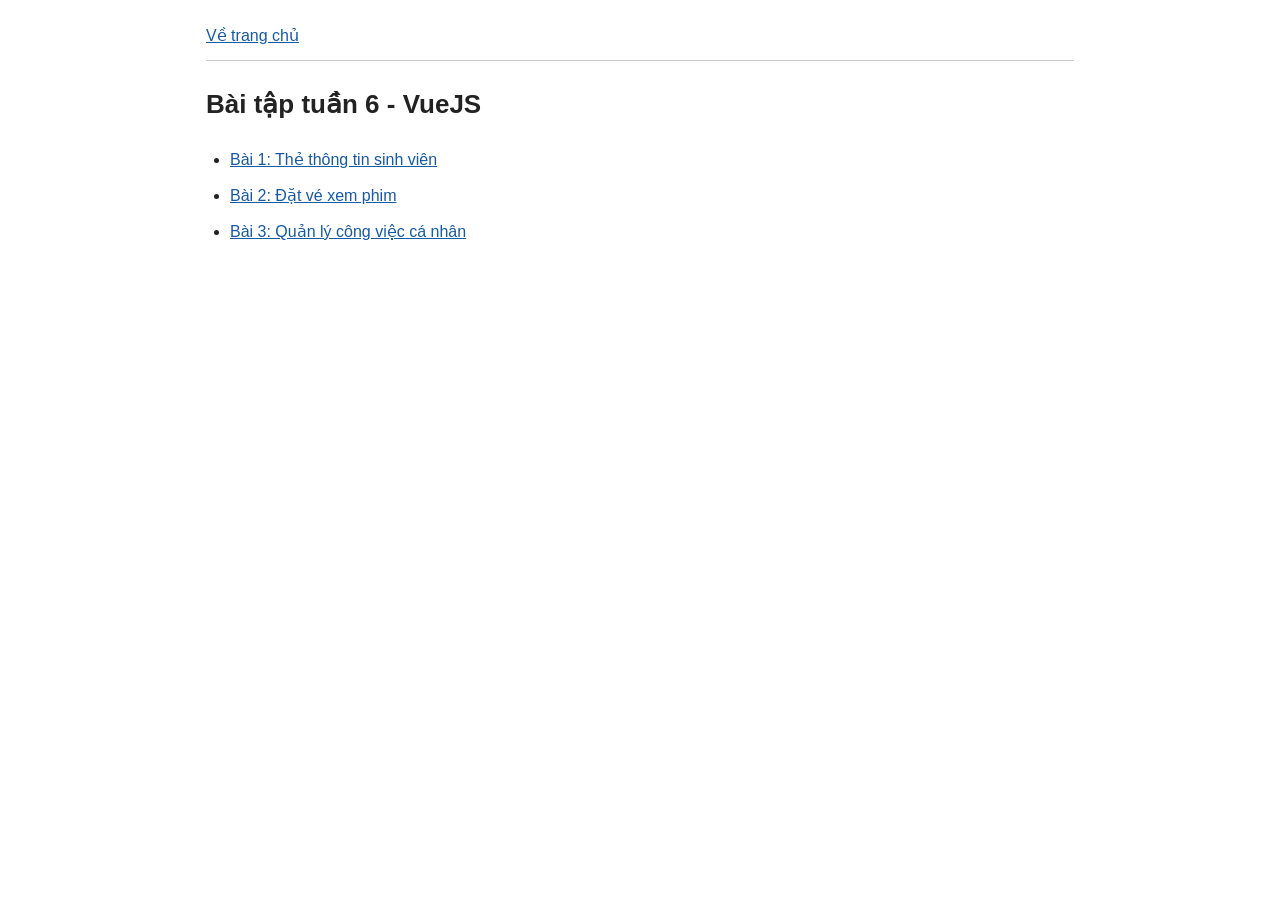
<file: tuan_06/index.html>
<!DOCTYPE html>
<html lang="vi">
<head>
  <meta charset="UTF-8">
  <meta name="viewport" content="width=device-width, initial-scale=1">
  <title>Bài tập tuần 6 - VueJS</title>
  <link rel="stylesheet" href="assets/style.css">
</head>
<body>
  <header class="site-header"><a href="../">Về trang chủ</a></header>
  <main>
    <h1>Bài tập tuần 6 - VueJS</h1>
    <ul class="exercise-list">
      <li><a href="bai_1.html">Bài 1: Thẻ thông tin sinh viên</a></li>
      <li><a href="bai_2.html">Bài 2: Đặt vé xem phim</a></li>
      <li><a href="bai_3.html">Bài 3: Quản lý công việc cá nhân</a></li>
    </ul>
  </main>
</body>
</html>
</file>
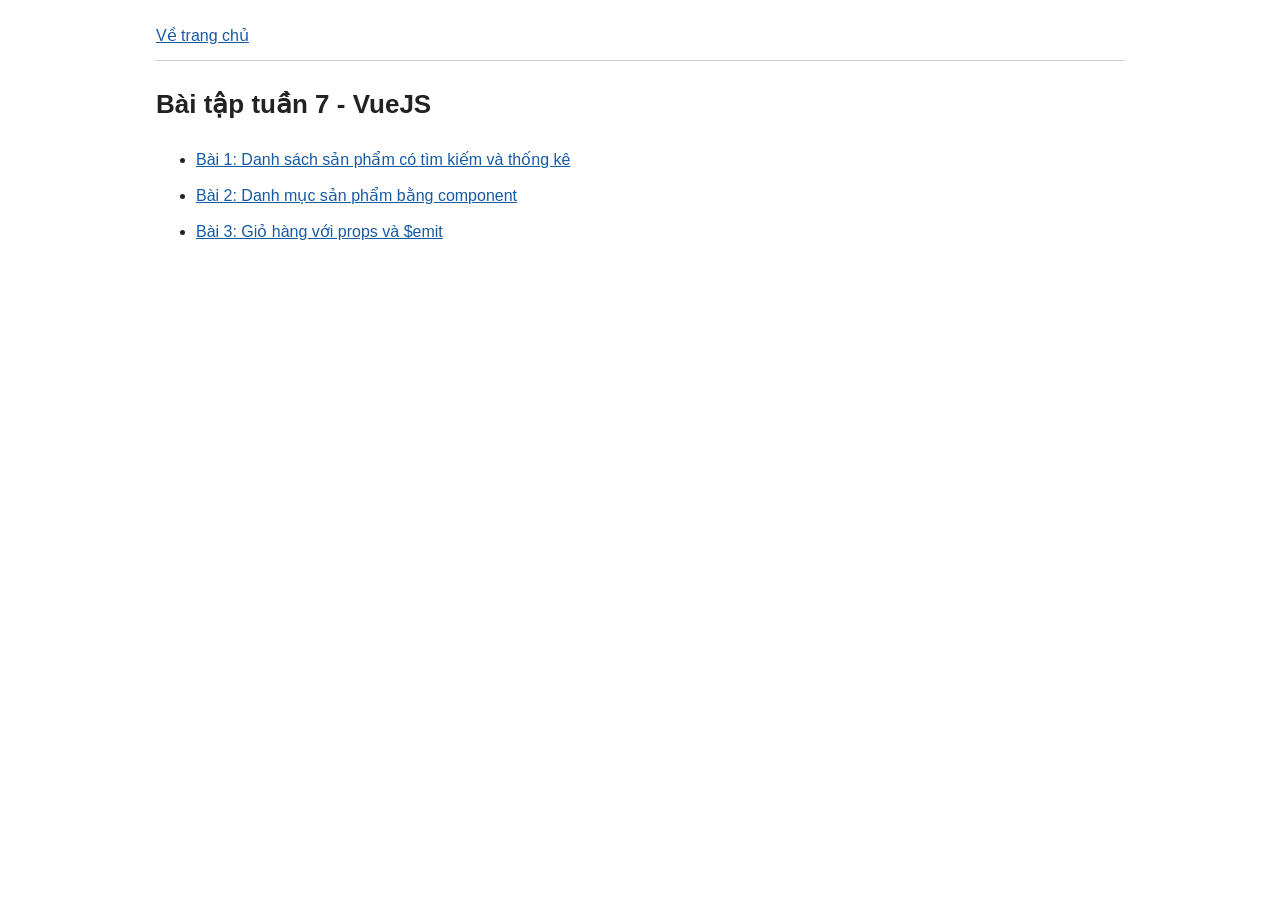
<file: tuan_07/index.html>
<!DOCTYPE html>
<html lang="vi">
<head>
  <meta charset="UTF-8">
  <meta name="viewport" content="width=device-width, initial-scale=1">
  <title>Bài tập tuần 7 - VueJS</title>
  <link rel="stylesheet" href="assets/style.css">
</head>
<body>
  <header><a href="../">Về trang chủ</a></header>
  <main>
    <h1>Bài tập tuần 7 - VueJS</h1>
    <ul class="exercise-list">
      <li><a href="bai_1.html">Bài 1: Danh sách sản phẩm có tìm kiếm và thống kê</a></li>
      <li><a href="bai_2.html">Bài 2: Danh mục sản phẩm bằng component</a></li>
      <li><a href="bai_3.html">Bài 3: Giỏ hàng với props và $emit</a></li>
    </ul>
  </main>
</body>
</html>
</file>
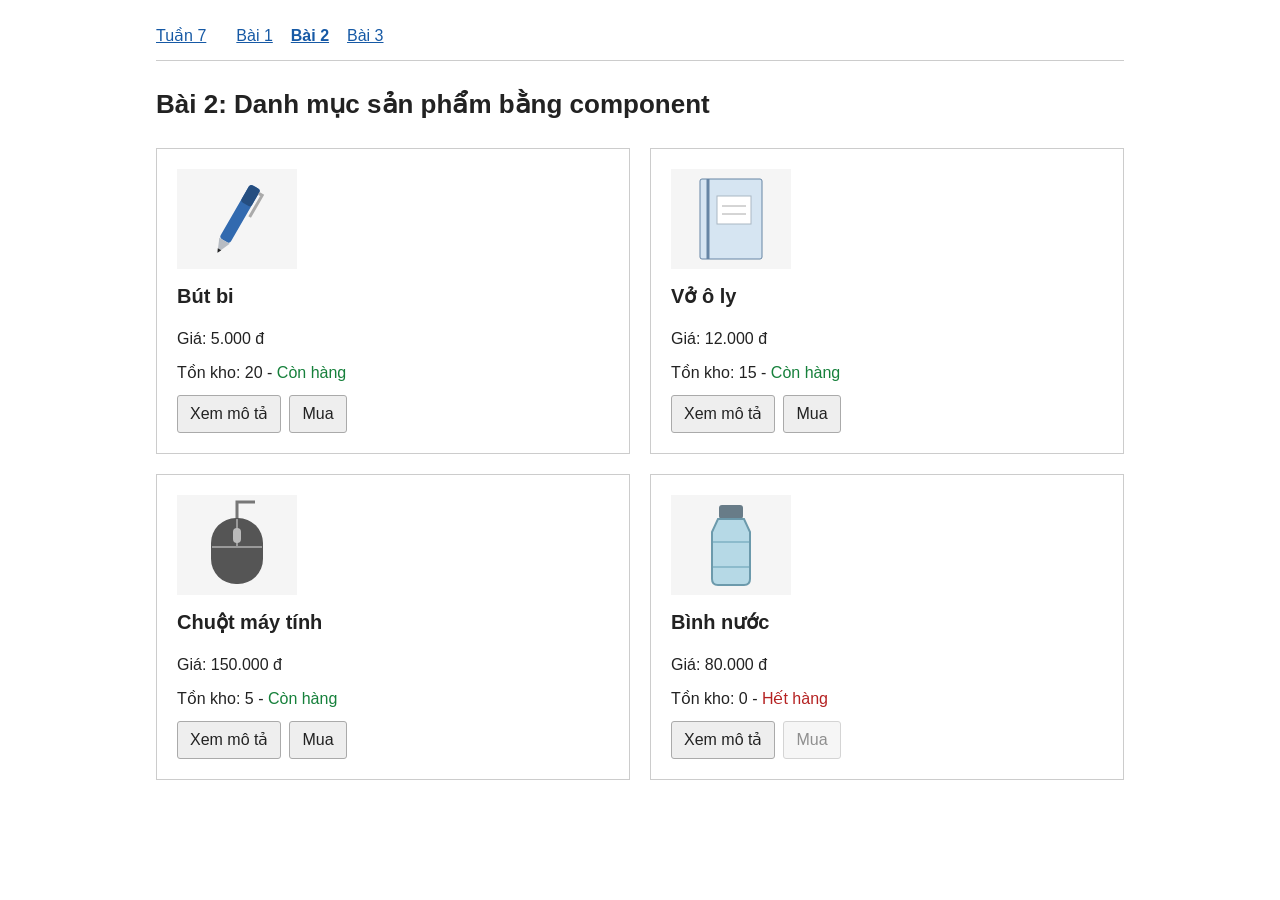
<file: tuan_07/bai_2.html>
<!DOCTYPE html>
<html lang="vi">
<head>
  <meta charset="UTF-8">
  <meta name="viewport" content="width=device-width, initial-scale=1">
  <title>Bài 2 - Danh mục sản phẩm bằng component</title>
  <link rel="stylesheet" href="assets/style.css">
  <script src="assets/vendor/vue.global.prod.js" defer></script>
  <script src="components/TheSanPham.js" defer></script>
  <script src="assets/bai_2.js" defer></script>
</head>
<body>
  <header>
    <a href="index.html">Tuần 7</a>
    <nav aria-label="Bài tập">
      <a href="bai_1.html">Bài 1</a>
      <a href="bai_2.html" aria-current="page">Bài 2</a>
      <a href="bai_3.html">Bài 3</a>
    </nav>
  </header>
  <main id="app" v-cloak>
    <h1>Bài 2: Danh mục sản phẩm bằng component</h1>
    <div class="product-list">
      <the-san-pham
        v-for="product in products"
        :key="product.id"
        :ten="product.name"
        :gia="product.price"
        :anh="product.image"
        :mo-ta="product.description"
        :ton-kho="product.stock"
        @mua="showPurchaseNotice"
      ></the-san-pham>
    </div>
    <p v-if="notice" role="status">{{ notice }}</p>
  </main>
  <noscript>Vui lòng bật JavaScript để chạy bài tập.</noscript>
</body>
</html>
</file>
<file: tuan_06/assets/style.css>
* { box-sizing: border-box; }
[v-cloak] { display: none; }
body { max-width: 900px; margin: 24px auto; padding: 0 16px; font: 16px/1.5 Arial, sans-serif; color: #222; background: #fff; }
a { color: #1659a5; }
h1 { font-size: 26px; margin: 24px 0; }
h2 { font-size: 20px; margin: 0 0 16px; }
.site-header { display: flex; align-items: center; gap: 30px; padding-bottom: 12px; border-bottom: 1px solid #ccc; }
nav { display: flex; gap: 18px; }
nav a[aria-current] { font-weight: bold; }
.exercise-list { padding-left: 24px; }
.exercise-list li { margin: 12px 0; }
.two-column { display: grid; grid-template-columns: 1fr 1fr; gap: 20px; align-items: start; }
.panel { border: 1px solid #ccc; padding: 20px; }
.student-card { text-align: center; }
.card-top { display: flex; justify-content: space-between; gap: 10px; }
.avatar { display: block; margin: 16px auto; }
.student-card h2 { margin-bottom: 5px; overflow-wrap: anywhere; }
.student-card > p { margin: 8px 0; }
.profile-details { margin: 20px 0; text-align: left; }
.profile-details > div, .summary-lines > div { display: flex; justify-content: space-between; gap: 12px; padding: 8px 0; border-bottom: 1px solid #eee; }
dd { margin: 0; text-align: right; overflow-wrap: anywhere; min-width: 0; }
.success { color: #16803b; }
.info { color: #1659a5; }
.warning { color: #946000; }
.danger, .error { color: #b52222; }
.neutral, .muted { color: #666; }
.badge { font-weight: bold; }
.intro { text-align: left; padding-top: 10px; overflow-wrap: anywhere; }
.form-stack { display: flex; flex-direction: column; gap: 14px; }
input, button, select, textarea { font: inherit; }
input[type="text"], input[type="number"], select, textarea { display: block; width: 100%; min-width: 0; margin-top: 5px; padding: 7px 8px; border: 1px solid #aaa; border-radius: 3px; }
textarea { resize: vertical; }
button { padding: 6px 12px; border: 1px solid #aaa; border-radius: 3px; background: #eee; color: #222; cursor: pointer; }
button:hover:not(:disabled) { background: #ddd; }
button:disabled { opacity: .5; cursor: default; }
input[type="checkbox"], input[type="radio"] { margin: 0; width: 16px; height: 16px; flex-shrink: 0; }
.check-option, .ticket-option { display: flex; align-items: center; gap: 8px; }
.field-help, .small { font-size: 13px; }
.field-help { margin: 4px 0 0; }
.form-stack > .field-help { margin-top: -10px; }
fieldset { margin: 0; padding: 0; border: 0; }
legend { margin-bottom: 8px; }
.ticket-options { display: flex; flex-direction: column; gap: 8px; }
.ticket-option strong { margin-left: 8px; font-weight: normal; }
.quantity-control { display: flex; gap: 8px; align-items: center; margin-top: 5px; }
.quantity-control input { width: 70px; margin-top: 0; text-align: center; }
.quantity-control button { width: 36px; }
.combo-option small { display: block; color: #666; }
.actions { display: flex; gap: 10px; flex-wrap: wrap; }
.summary-lines { font-size: 14px; }
.total-line { border-top: 1px solid #aaa; padding-top: 12px; }
.total-line strong { margin-left: 8px; }
.confirmation { margin-top: 20px; }
.confirmation p { margin: 8px 0; overflow-wrap: anywhere; }
.task-form { display: flex; align-items: flex-end; gap: 10px; }
.task-form > div { flex: 1; min-width: 0; }
.task-form button { min-height: 39px; }
.task-toolbar { display: flex; flex-wrap: wrap; justify-content: space-between; gap: 10px; margin: 20px 0 8px; }
.filters { display: flex; flex-wrap: wrap; gap: 5px; }
.filters .active { background: #dce8f5; border-color: #7096be; }
.task-list { list-style: none; padding: 0; margin: 0; }
.task-list li { display: flex; align-items: center; gap: 12px; border-bottom: 1px solid #ddd; padding: 12px 0; }
.task-label { display: flex; align-items: center; gap: 10px; flex: 1; min-width: 0; }
.task-label span { overflow-wrap: anywhere; }
.completed .task-label span { text-decoration: line-through; color: #777; }
.task-footer { margin-top: 16px; }
.empty-state { color: #666; margin: 20px 0; }
@media (max-width: 650px) {
  .two-column { grid-template-columns: 1fr; }
  h1 { font-size: 23px; }
  .site-header { flex-wrap: wrap; gap: 15px; }
  .panel { padding: 15px; }
}
</file>
<file: tuan_07/assets/style.css>
* { box-sizing: border-box; }
[v-cloak] { display: none; }
body { max-width: 1000px; margin: 24px auto; padding: 0 16px; font: 16px/1.5 Arial, sans-serif; color: #222; background: #fff; }
a { color: #1659a5; }
header { display: flex; flex-wrap: wrap; align-items: center; gap: 30px; padding-bottom: 12px; border-bottom: 1px solid #ccc; }
nav { display: flex; gap: 18px; }
nav a[aria-current] { font-weight: bold; }
h1 { font-size: 26px; margin: 24px 0; }
h2 { font-size: 20px; margin: 0 0 16px; }
.exercise-list li { margin: 12px 0; }
input, button, select { font: inherit; }
input, select { display: block; width: 100%; min-width: 0; margin-top: 5px; padding: 7px 8px; border: 1px solid #aaa; border-radius: 3px; }
button { padding: 6px 12px; border: 1px solid #aaa; border-radius: 3px; color: #222; background: #eee; cursor: pointer; }
button:hover:not(:disabled) { background: #ddd; }
button:disabled { opacity: .5; cursor: default; }
.filters { display: flex; flex-wrap: wrap; gap: 15px; }
.filters label { flex: 1; min-width: 180px; }
.table-wrap { overflow-x: auto; }
table { width: 100%; border-collapse: collapse; }
th, td { padding: 9px; border: 1px solid #ccc; text-align: left; }
th { background: #f2f2f2; }
.price { white-space: nowrap; }
.success { color: #16803b; }
.error { color: #b52222; }
.warning { color: #946000; }
.panel, .product-card { border: 1px solid #ccc; padding: 20px; }
.add-product { max-width: 450px; margin-top: 25px; }
form label { display: block; margin-bottom: 12px; }
.product-list { display: grid; grid-template-columns: repeat(2, 1fr); gap: 20px; }
.product-card { min-width: 0; overflow-wrap: anywhere; }
.product-card img { display: block; object-fit: contain; margin-bottom: 12px; }
.product-card p { margin: 10px 0; }
.actions, .quantity { display: flex; flex-wrap: wrap; align-items: center; gap: 8px; }
.quantity { flex-wrap: nowrap; }
.quantity span { min-width: 24px; text-align: center; }
.quantity button { padding: 4px 10px; }
@media (max-width: 600px) {
  h1 { font-size: 23px; }
  .product-list { grid-template-columns: 1fr; }
  .panel, .product-card { padding: 15px; }
}
</file>
